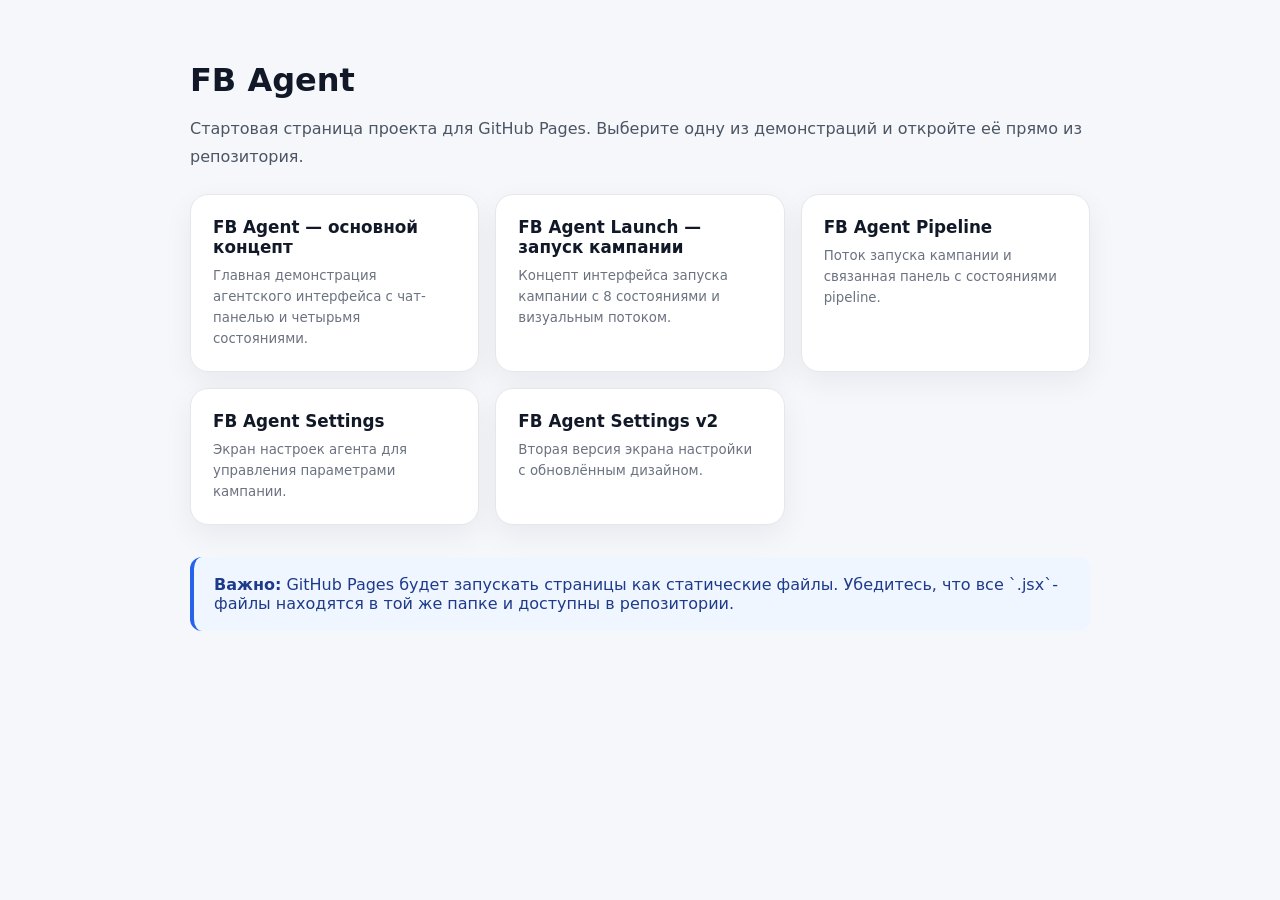
<file: index.html>
<!DOCTYPE html>
<html lang="ru">
<head>
  <meta charset="UTF-8" />
  <meta name="viewport" content="width=device-width, initial-scale=1.0" />
  <title>FB Agent — Demo</title>
  <style>
    body {
      margin: 0;
      min-height: 100vh;
      font-family: Inter, system-ui, -apple-system, BlinkMacSystemFont, "Segoe UI", sans-serif;
      background: #f5f7fb;
      color: #111827;
    }
    .page {
      max-width: 900px;
      margin: 0 auto;
      padding: 40px 24px;
    }
    h1 {
      font-size: 2rem;
      margin-bottom: .35em;
    }
    p {
      line-height: 1.7;
      color: #4b5563;
      margin-bottom: 1.5em;
    }
    .cards {
      display: grid;
      gap: 16px;
      grid-template-columns: repeat(auto-fit, minmax(240px, 1fr));
    }
    .card {
      background: #fff;
      border: 1px solid #e5e7eb;
      border-radius: 18px;
      padding: 22px;
      box-shadow: 0 10px 30px rgba(15, 23, 42, 0.06);
      transition: transform .18s ease, border-color .18s ease;
    }
    .card:hover {
      transform: translateY(-2px);
      border-color: #cbd5e1;
    }
    .card a {
      display: block;
      text-decoration: none;
      color: #111827;
      font-size: 1.05rem;
      font-weight: 600;
      margin-bottom: 8px;
    }
    .card small {
      color: #6b7280;
      line-height: 1.5;
    }
    .note {
      margin-top: 32px;
      padding: 18px 20px;
      border-left: 4px solid #2563eb;
      background: #eff6ff;
      color: #1e3a8a;
      border-radius: 12px;
    }
  </style>
</head>
<body>
  <main class="page">
    <h1>FB Agent</h1>
    <p>Стартовая страница проекта для GitHub Pages. Выберите одну из демонстраций и откройте её прямо из репозитория.</p>

    <div class="cards">
      <article class="card">
        <a href="FB Agent.html">FB Agent — основной концепт</a>
        <small>Главная демонстрация агентского интерфейса с чат-панелью и четырьмя состояниями.</small>
      </article>
      <article class="card">
        <a href="FB Agent Launch.html">FB Agent Launch — запуск кампании</a>
        <small>Концепт интерфейса запуска кампании с 8 состояниями и визуальным потоком.</small>
      </article>
      <article class="card">
        <a href="FB Agent Pipeline.html">FB Agent Pipeline</a>
        <small>Поток запуска кампании и связанная панель с состояниями pipeline.</small>
      </article>
      <article class="card">
        <a href="FB Agent Settings.html">FB Agent Settings</a>
        <small>Экран настроек агента для управления параметрами кампании.</small>
      </article>
      <article class="card">
        <a href="FB Agent Settings v2.html">FB Agent Settings v2</a>
        <small>Вторая версия экрана настройки с обновлённым дизайном.</small>
      </article>
    </div>

    <div class="note">
      <strong>Важно:</strong> GitHub Pages будет запускать страницы как статические файлы. Убедитесь, что все `.jsx`-файлы находятся в той же папке и доступны в репозитории.
    </div>
  </main>
</body>
</html>
</file>
